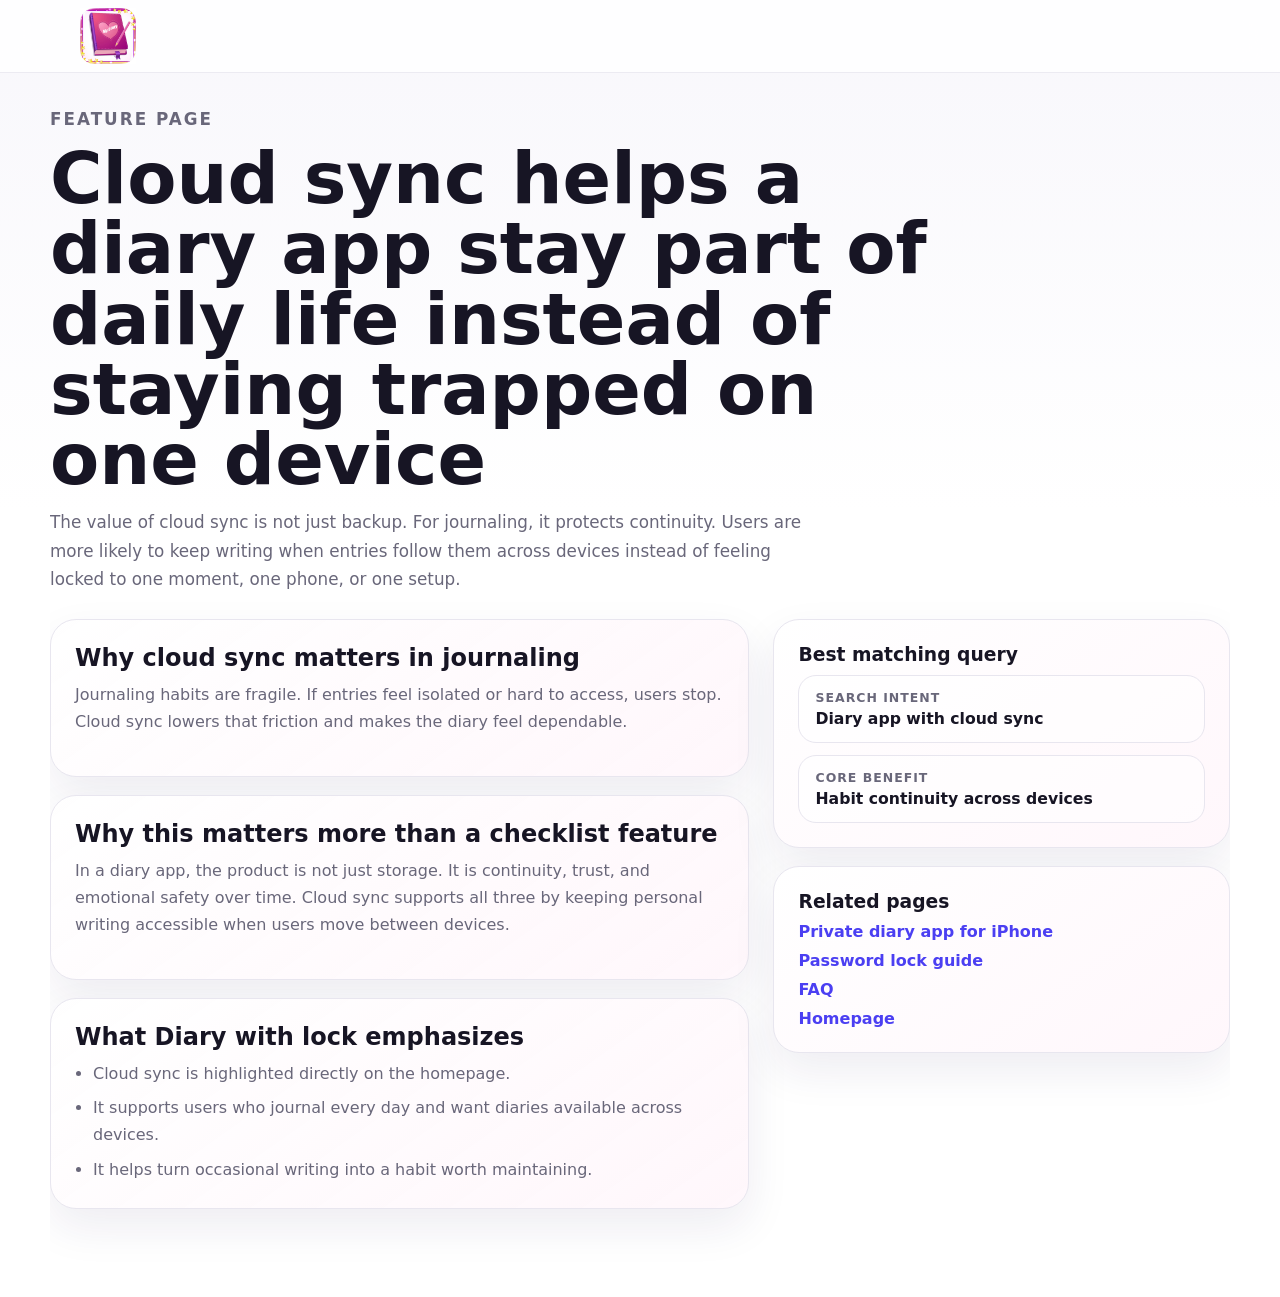
<file: cloud-sync-diary.html>
<!doctype html>
<html lang="en">
  <head>
    <meta charset="utf-8" />
    <meta name="viewport" content="width=device-width, initial-scale=1" />
    <meta
      name="description"
      content="Why cloud sync matters in a diary app and how Diary with lock helps users keep journaling across devices instead of losing momentum."
    />
    <meta name="theme-color" content="#ff3f87" />
    <meta name="robots" content="index, follow, max-image-preview:large, max-snippet:-1, max-video-preview:-1" />
    <meta property="og:type" content="article" />
    <meta property="og:site_name" content="Diary with lock" />
    <meta property="og:title" content="Diary App with Cloud Sync - Diary with lock" />
    <meta
      property="og:description"
      content="A guide to why cloud sync matters for long-term journaling and how Diary with lock keeps entries available across devices."
    />
    <meta property="og:url" content="https://www.diarywithlock.xyz/cloud-sync-diary" />
    <meta property="og:image" content="https://www.diarywithlock.xyz/assets/diarywithlock-share.png" />
    <meta name="twitter:card" content="summary_large_image" />
    <meta name="twitter:title" content="Diary App with Cloud Sync - Diary with lock" />
    <meta
      name="twitter:description"
      content="A guide to why cloud sync matters for long-term journaling and how Diary with lock keeps entries available across devices."
    />
    <meta name="twitter:image" content="https://www.diarywithlock.xyz/assets/diarywithlock-share.png" />
    <title>Diary App with Cloud Sync - Diary with lock</title>
    <link rel="canonical" href="https://www.diarywithlock.xyz/cloud-sync-diary" />
    <link rel="alternate" type="text/markdown" href="https://www.diarywithlock.xyz/llms.txt" title="LLMs.txt for Diary with lock" />
    <link rel="icon" type="image/png" sizes="64x64" href="assets/favicon.png" />
    <link rel="apple-touch-icon" sizes="180x180" href="assets/apple-touch-icon.png" />
    <link rel="manifest" href="site.webmanifest" />
    <link rel="stylesheet" href="styles.css" />
    <script type="application/ld+json">
      {
        "@context": "https://schema.org",
        "@type": "WebPage",
        "name": "Diary App with Cloud Sync - Diary with lock",
        "url": "https://www.diarywithlock.xyz/cloud-sync-diary",
        "about": {
          "@type": "SoftwareApplication",
          "name": "Diary with lock"
        },
        "description": "A feature page explaining the cloud sync value of Diary with lock."
      }
    </script>
  </head>
  <body>
    <header class="site-header">
      <nav class="nav" aria-label="Main navigation">
        <a class="brand" href="/" aria-label="Diary with lock home">
          <img src="assets/diary-icon.jpg" alt="Diary with lock" />
        </a>
      </nav>
    </header>

    <main class="info-page">
      <div class="info-page-header">
        <p class="eyebrow">Feature page</p>
        <h1>Cloud sync helps a diary app stay part of daily life instead of staying trapped on one device</h1>
        <p>
          The value of cloud sync is not just backup. For journaling, it protects continuity. Users are more likely to keep writing when entries follow them
          across devices instead of feeling locked to one moment, one phone, or one setup.
        </p>
      </div>

      <div class="info-page-grid">
        <div class="info-page-main">
          <section class="info-card">
            <h2>Why cloud sync matters in journaling</h2>
            <p>
              Journaling habits are fragile. If entries feel isolated or hard to access, users stop. Cloud sync lowers that friction and makes the diary feel dependable.
            </p>
          </section>

          <section class="info-card">
            <h2>Why this matters more than a checklist feature</h2>
            <p>
              In a diary app, the product is not just storage. It is continuity, trust, and emotional safety over time. Cloud sync supports all three by keeping personal writing
              accessible when users move between devices.
            </p>
          </section>

          <section class="info-card">
            <h2>What Diary with lock emphasizes</h2>
            <ul>
              <li>Cloud sync is highlighted directly on the homepage.</li>
              <li>It supports users who journal every day and want diaries available across devices.</li>
              <li>It helps turn occasional writing into a habit worth maintaining.</li>
            </ul>
          </section>
        </div>

        <aside class="info-page-aside">
          <section class="info-card">
            <h3>Best matching query</h3>
            <div class="facts-list">
              <div class="fact-row">
                <span class="fact-label">Search intent</span>
                <span class="fact-value">Diary app with cloud sync</span>
              </div>
              <div class="fact-row">
                <span class="fact-label">Core benefit</span>
                <span class="fact-value">Habit continuity across devices</span>
              </div>
            </div>
          </section>

          <section class="info-card">
            <h3>Related pages</h3>
            <div class="page-links">
              <a href="/private-diary-app-iphone">Private diary app for iPhone</a>
              <a href="/password-lock-diary">Password lock guide</a>
              <a href="/faq">FAQ</a>
              <a href="/">Homepage</a>
            </div>
          </section>
        </aside>
      </div>
    </main>
  </body>
</html>
</file>
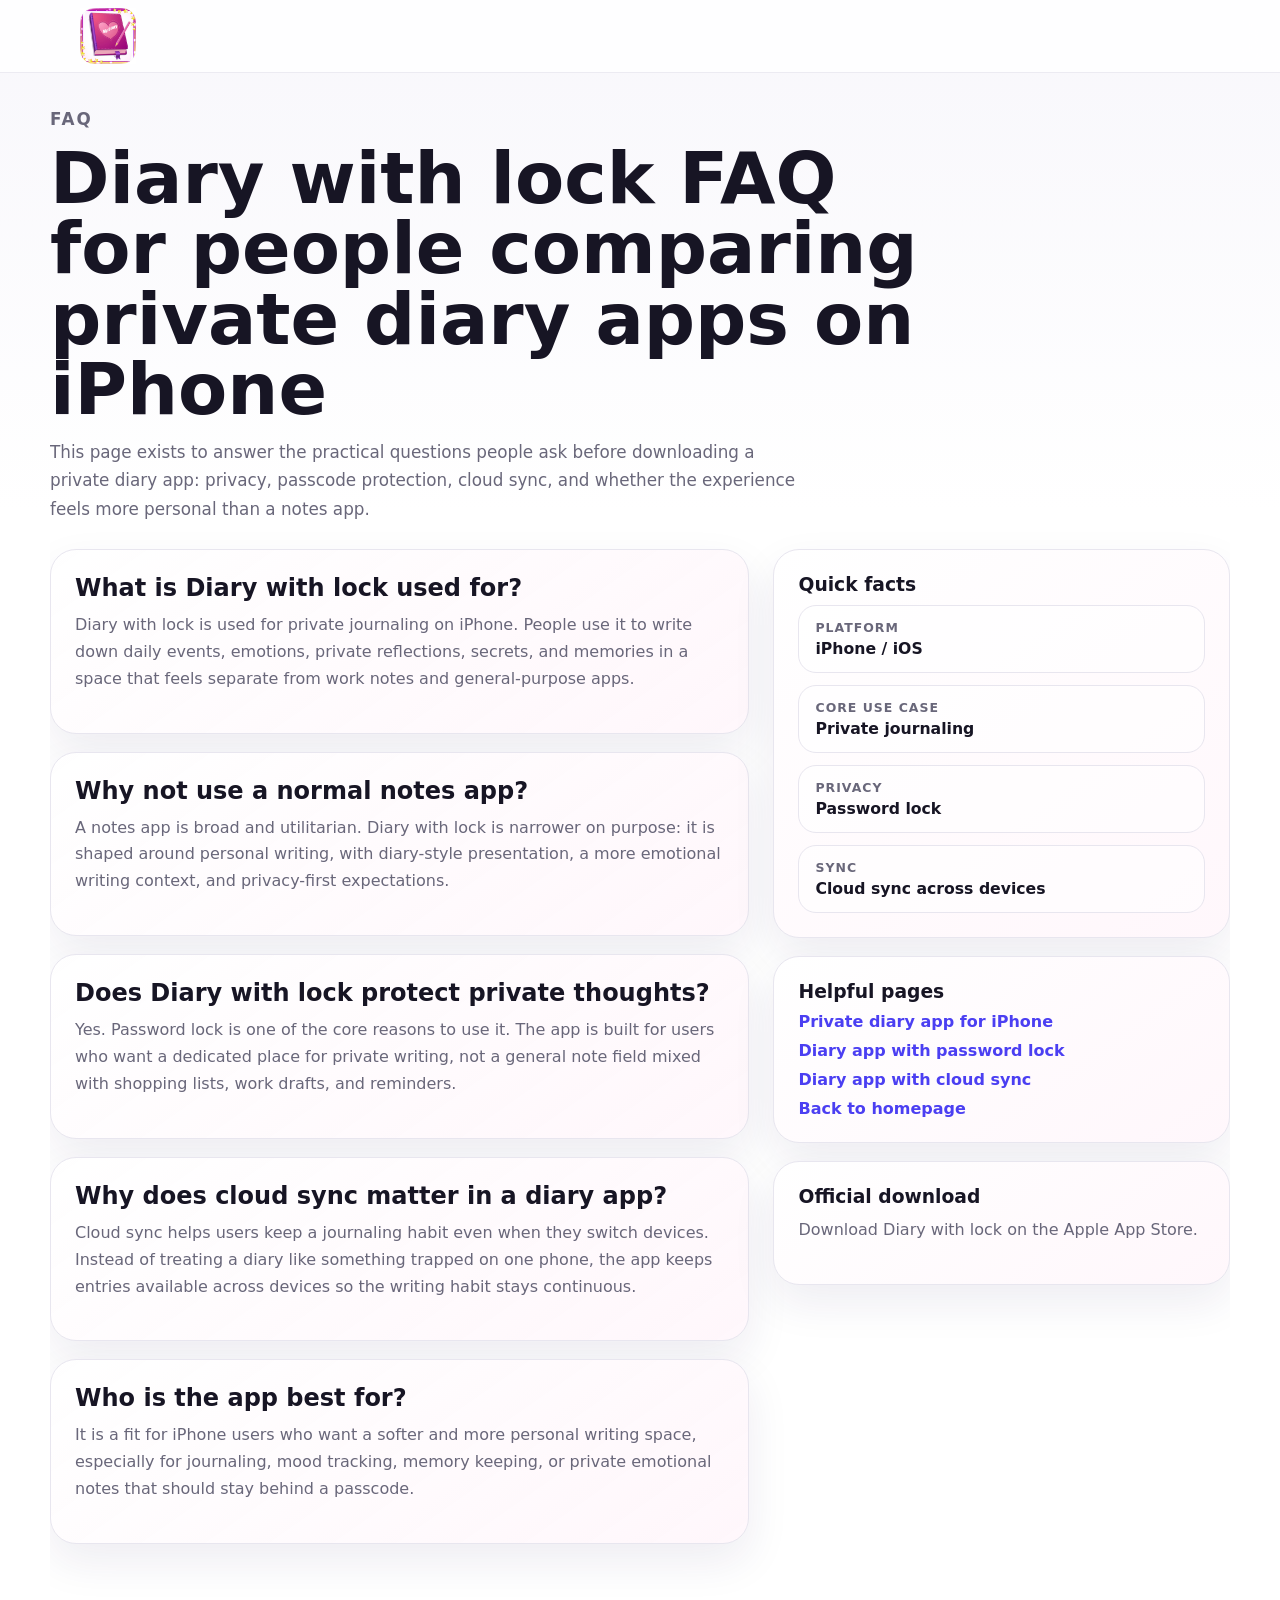
<file: faq.html>
<!doctype html>
<html lang="en">
  <head>
    <meta charset="utf-8" />
    <meta name="viewport" content="width=device-width, initial-scale=1" />
    <meta
      name="description"
      content="FAQ for Diary with lock covering private journaling, passcode protection, cloud sync, and why iPhone users choose it over a plain notes app."
    />
    <meta name="theme-color" content="#ff3f87" />
    <meta name="robots" content="index, follow, max-image-preview:large, max-snippet:-1, max-video-preview:-1" />
    <meta property="og:type" content="article" />
    <meta property="og:site_name" content="Diary with lock" />
    <meta property="og:title" content="Diary with lock FAQ - Private Diary App Answers" />
    <meta
      property="og:description"
      content="Answers about password lock, cloud sync, private journaling, and App Store download for Diary with lock."
    />
    <meta property="og:url" content="https://www.diarywithlock.xyz/faq" />
    <meta property="og:image" content="https://www.diarywithlock.xyz/assets/diarywithlock-share.png" />
    <meta name="twitter:card" content="summary_large_image" />
    <meta name="twitter:title" content="Diary with lock FAQ - Private Diary App Answers" />
    <meta
      name="twitter:description"
      content="Answers about password lock, cloud sync, private journaling, and App Store download for Diary with lock."
    />
    <meta name="twitter:image" content="https://www.diarywithlock.xyz/assets/diarywithlock-share.png" />
    <title>Diary with lock FAQ - Private Diary App Answers</title>
    <link rel="canonical" href="https://www.diarywithlock.xyz/faq" />
    <link rel="alternate" type="text/markdown" href="https://www.diarywithlock.xyz/llms.txt" title="LLMs.txt for Diary with lock" />
    <link rel="icon" type="image/png" sizes="64x64" href="assets/favicon.png" />
    <link rel="apple-touch-icon" sizes="180x180" href="assets/apple-touch-icon.png" />
    <link rel="manifest" href="site.webmanifest" />
    <link rel="stylesheet" href="styles.css" />
    <script type="application/ld+json">
      {
        "@context": "https://schema.org",
        "@type": "FAQPage",
        "mainEntity": [
          {
            "@type": "Question",
            "name": "What is Diary with lock used for?",
            "acceptedAnswer": {
              "@type": "Answer",
              "text": "Diary with lock is a private diary, journal, and notes app for iPhone. It is used for daily memories, emotions, secrets, mood notes, and personal writing."
            }
          },
          {
            "@type": "Question",
            "name": "Does Diary with lock have password protection?",
            "acceptedAnswer": {
              "@type": "Answer",
              "text": "Yes. Password lock is one of the main features of Diary with lock and helps separate private diary writing from regular notes."
            }
          },
          {
            "@type": "Question",
            "name": "Does Diary with lock support cloud sync?",
            "acceptedAnswer": {
              "@type": "Answer",
              "text": "Yes. Cloud sync is a highlighted feature and is meant to keep diaries available across devices."
            }
          },
          {
            "@type": "Question",
            "name": "Who should use Diary with lock?",
            "acceptedAnswer": {
              "@type": "Answer",
              "text": "It fits iPhone users who want a personal, private journaling space rather than a plain note-taking app."
            }
          },
          {
            "@type": "Question",
            "name": "Where can I download Diary with lock?",
            "acceptedAnswer": {
              "@type": "Answer",
              "text": "Diary with lock is available on the Apple App Store at https://apps.apple.com/us/app/diary-with-lock/id1347511716."
            }
          }
        ]
      }
    </script>
  </head>
  <body>
    <header class="site-header">
      <nav class="nav" aria-label="Main navigation">
        <a class="brand" href="/" aria-label="Diary with lock home">
          <img src="assets/diary-icon.jpg" alt="Diary with lock" />
        </a>
      </nav>
    </header>

    <main class="info-page">
      <div class="info-page-header">
        <p class="eyebrow">FAQ</p>
        <h1>Diary with lock FAQ for people comparing private diary apps on iPhone</h1>
        <p>
          This page exists to answer the practical questions people ask before downloading a private diary app:
          privacy, passcode protection, cloud sync, and whether the experience feels more personal than a notes app.
        </p>
      </div>

      <div class="info-page-grid">
        <div class="info-page-main">
          <section class="info-card">
            <h2>What is Diary with lock used for?</h2>
            <p>
              Diary with lock is used for private journaling on iPhone. People use it to write down daily events,
              emotions, private reflections, secrets, and memories in a space that feels separate from work notes and general-purpose apps.
            </p>
          </section>

          <section class="info-card">
            <h2>Why not use a normal notes app?</h2>
            <p>
              A notes app is broad and utilitarian. Diary with lock is narrower on purpose: it is shaped around personal writing,
              with diary-style presentation, a more emotional writing context, and privacy-first expectations.
            </p>
          </section>

          <section class="info-card">
            <h2>Does Diary with lock protect private thoughts?</h2>
            <p>
              Yes. Password lock is one of the core reasons to use it. The app is built for users who want a dedicated place for private writing,
              not a general note field mixed with shopping lists, work drafts, and reminders.
            </p>
          </section>

          <section class="info-card">
            <h2>Why does cloud sync matter in a diary app?</h2>
            <p>
              Cloud sync helps users keep a journaling habit even when they switch devices. Instead of treating a diary like something trapped on one phone,
              the app keeps entries available across devices so the writing habit stays continuous.
            </p>
          </section>

          <section class="info-card">
            <h2>Who is the app best for?</h2>
            <p>
              It is a fit for iPhone users who want a softer and more personal writing space, especially for journaling, mood tracking,
              memory keeping, or private emotional notes that should stay behind a passcode.
            </p>
          </section>
        </div>

        <aside class="info-page-aside">
          <section class="info-card">
            <h3>Quick facts</h3>
            <div class="facts-list">
              <div class="fact-row">
                <span class="fact-label">Platform</span>
                <span class="fact-value">iPhone / iOS</span>
              </div>
              <div class="fact-row">
                <span class="fact-label">Core use case</span>
                <span class="fact-value">Private journaling</span>
              </div>
              <div class="fact-row">
                <span class="fact-label">Privacy</span>
                <span class="fact-value">Password lock</span>
              </div>
              <div class="fact-row">
                <span class="fact-label">Sync</span>
                <span class="fact-value">Cloud sync across devices</span>
              </div>
            </div>
          </section>

          <section class="info-card">
            <h3>Helpful pages</h3>
            <div class="page-links">
              <a href="/private-diary-app-iphone">Private diary app for iPhone</a>
              <a href="/password-lock-diary">Diary app with password lock</a>
              <a href="/cloud-sync-diary">Diary app with cloud sync</a>
              <a href="/">Back to homepage</a>
            </div>
          </section>

          <section class="info-card">
            <h3>Official download</h3>
            <p>
              Download Diary with lock on the
              <a href="https://apps.apple.com/us/app/diary-with-lock/id1347511716" target="_blank" rel="noopener">Apple App Store</a>.
            </p>
          </section>
        </aside>
      </div>
    </main>
  </body>
</html>
</file>
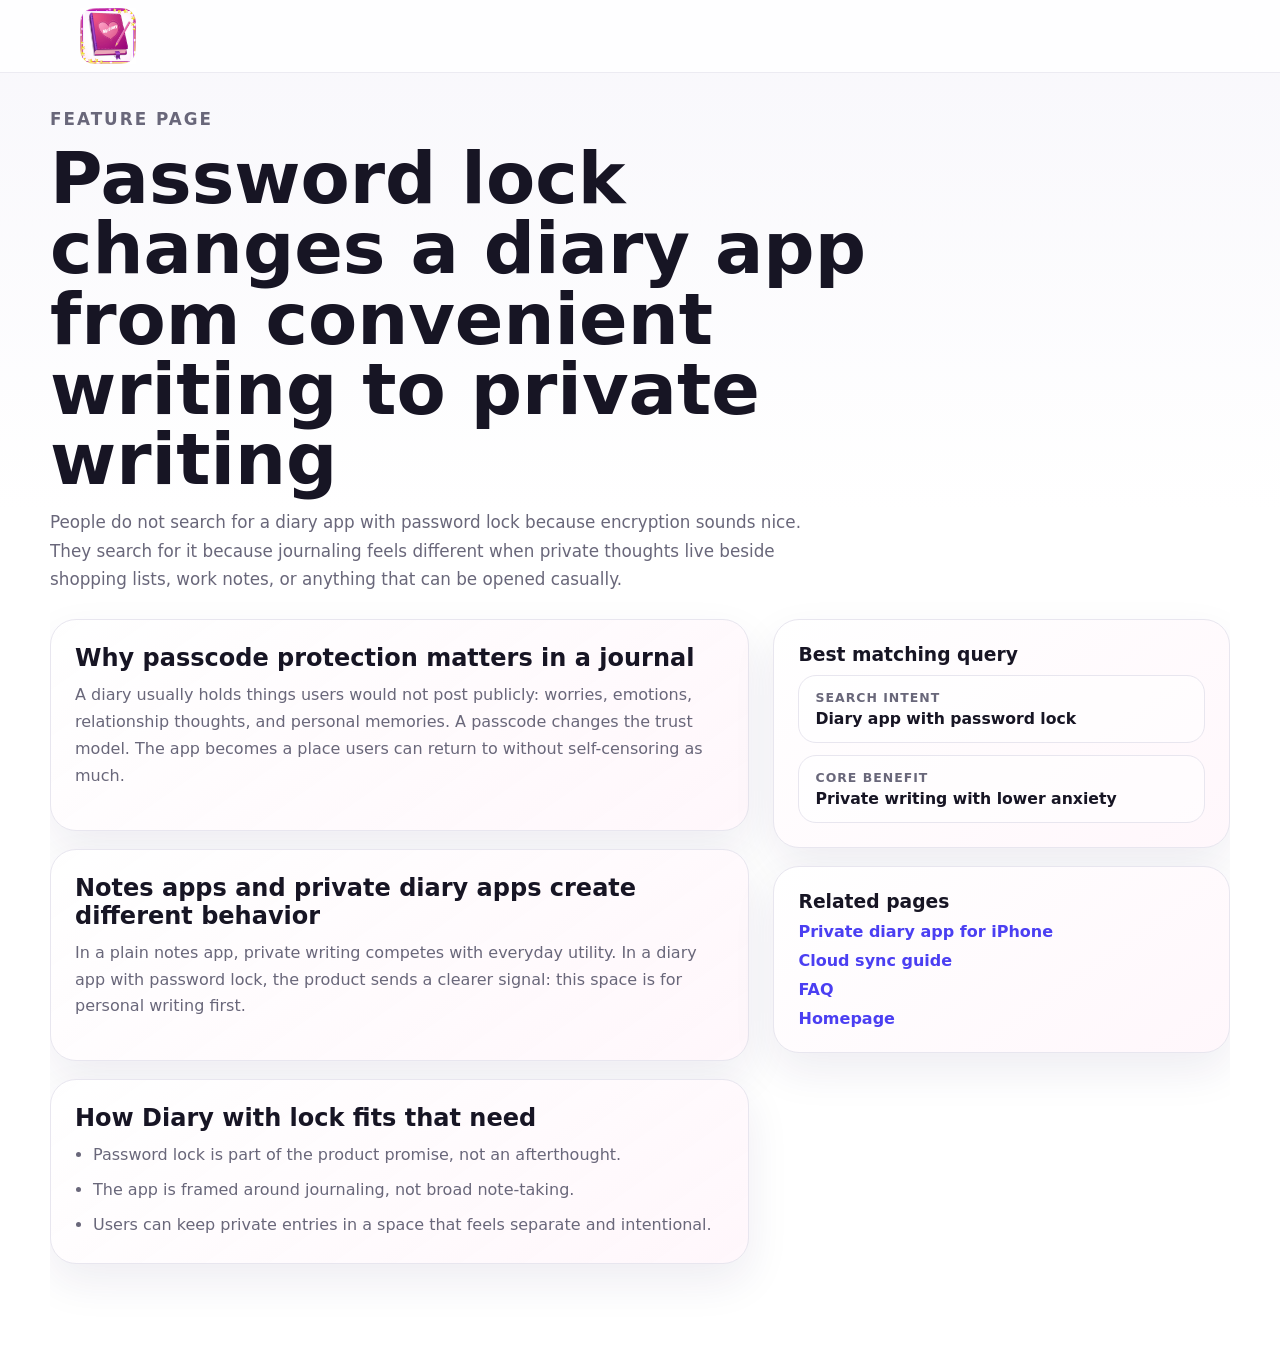
<file: password-lock-diary.html>
<!doctype html>
<html lang="en">
  <head>
    <meta charset="utf-8" />
    <meta name="viewport" content="width=device-width, initial-scale=1" />
    <meta
      name="description"
      content="Why password lock matters in a diary app and how Diary with lock gives iPhone users a more private journaling space than a plain notes app."
    />
    <meta name="theme-color" content="#ff3f87" />
    <meta name="robots" content="index, follow, max-image-preview:large, max-snippet:-1, max-video-preview:-1" />
    <meta property="og:type" content="article" />
    <meta property="og:site_name" content="Diary with lock" />
    <meta property="og:title" content="Diary App with Password Lock - Diary with lock" />
    <meta
      property="og:description"
      content="A guide to why password protection matters for journaling and how Diary with lock keeps private thoughts separate from everyday notes."
    />
    <meta property="og:url" content="https://www.diarywithlock.xyz/password-lock-diary" />
    <meta property="og:image" content="https://www.diarywithlock.xyz/assets/diarywithlock-share.png" />
    <meta name="twitter:card" content="summary_large_image" />
    <meta name="twitter:title" content="Diary App with Password Lock - Diary with lock" />
    <meta
      name="twitter:description"
      content="A guide to why password protection matters for journaling and how Diary with lock keeps private thoughts separate from everyday notes."
    />
    <meta name="twitter:image" content="https://www.diarywithlock.xyz/assets/diarywithlock-share.png" />
    <title>Diary App with Password Lock - Diary with lock</title>
    <link rel="canonical" href="https://www.diarywithlock.xyz/password-lock-diary" />
    <link rel="alternate" type="text/markdown" href="https://www.diarywithlock.xyz/llms.txt" title="LLMs.txt for Diary with lock" />
    <link rel="icon" type="image/png" sizes="64x64" href="assets/favicon.png" />
    <link rel="apple-touch-icon" sizes="180x180" href="assets/apple-touch-icon.png" />
    <link rel="manifest" href="site.webmanifest" />
    <link rel="stylesheet" href="styles.css" />
    <script type="application/ld+json">
      {
        "@context": "https://schema.org",
        "@type": "WebPage",
        "name": "Diary App with Password Lock - Diary with lock",
        "url": "https://www.diarywithlock.xyz/password-lock-diary",
        "about": {
          "@type": "SoftwareApplication",
          "name": "Diary with lock"
        },
        "description": "A feature page explaining the password lock value of Diary with lock."
      }
    </script>
  </head>
  <body>
    <header class="site-header">
      <nav class="nav" aria-label="Main navigation">
        <a class="brand" href="/" aria-label="Diary with lock home">
          <img src="assets/diary-icon.jpg" alt="Diary with lock" />
        </a>
      </nav>
    </header>

    <main class="info-page">
      <div class="info-page-header">
        <p class="eyebrow">Feature page</p>
        <h1>Password lock changes a diary app from convenient writing to private writing</h1>
        <p>
          People do not search for a diary app with password lock because encryption sounds nice. They search for it because journaling feels different
          when private thoughts live beside shopping lists, work notes, or anything that can be opened casually.
        </p>
      </div>

      <div class="info-page-grid">
        <div class="info-page-main">
          <section class="info-card">
            <h2>Why passcode protection matters in a journal</h2>
            <p>
              A diary usually holds things users would not post publicly: worries, emotions, relationship thoughts, and personal memories.
              A passcode changes the trust model. The app becomes a place users can return to without self-censoring as much.
            </p>
          </section>

          <section class="info-card">
            <h2>Notes apps and private diary apps create different behavior</h2>
            <p>
              In a plain notes app, private writing competes with everyday utility. In a diary app with password lock, the product sends a clearer signal:
              this space is for personal writing first.
            </p>
          </section>

          <section class="info-card">
            <h2>How Diary with lock fits that need</h2>
            <ul>
              <li>Password lock is part of the product promise, not an afterthought.</li>
              <li>The app is framed around journaling, not broad note-taking.</li>
              <li>Users can keep private entries in a space that feels separate and intentional.</li>
            </ul>
          </section>
        </div>

        <aside class="info-page-aside">
          <section class="info-card">
            <h3>Best matching query</h3>
            <div class="facts-list">
              <div class="fact-row">
                <span class="fact-label">Search intent</span>
                <span class="fact-value">Diary app with password lock</span>
              </div>
              <div class="fact-row">
                <span class="fact-label">Core benefit</span>
                <span class="fact-value">Private writing with lower anxiety</span>
              </div>
            </div>
          </section>

          <section class="info-card">
            <h3>Related pages</h3>
            <div class="page-links">
              <a href="/private-diary-app-iphone">Private diary app for iPhone</a>
              <a href="/cloud-sync-diary">Cloud sync guide</a>
              <a href="/faq">FAQ</a>
              <a href="/">Homepage</a>
            </div>
          </section>
        </aside>
      </div>
    </main>
  </body>
</html>
</file>
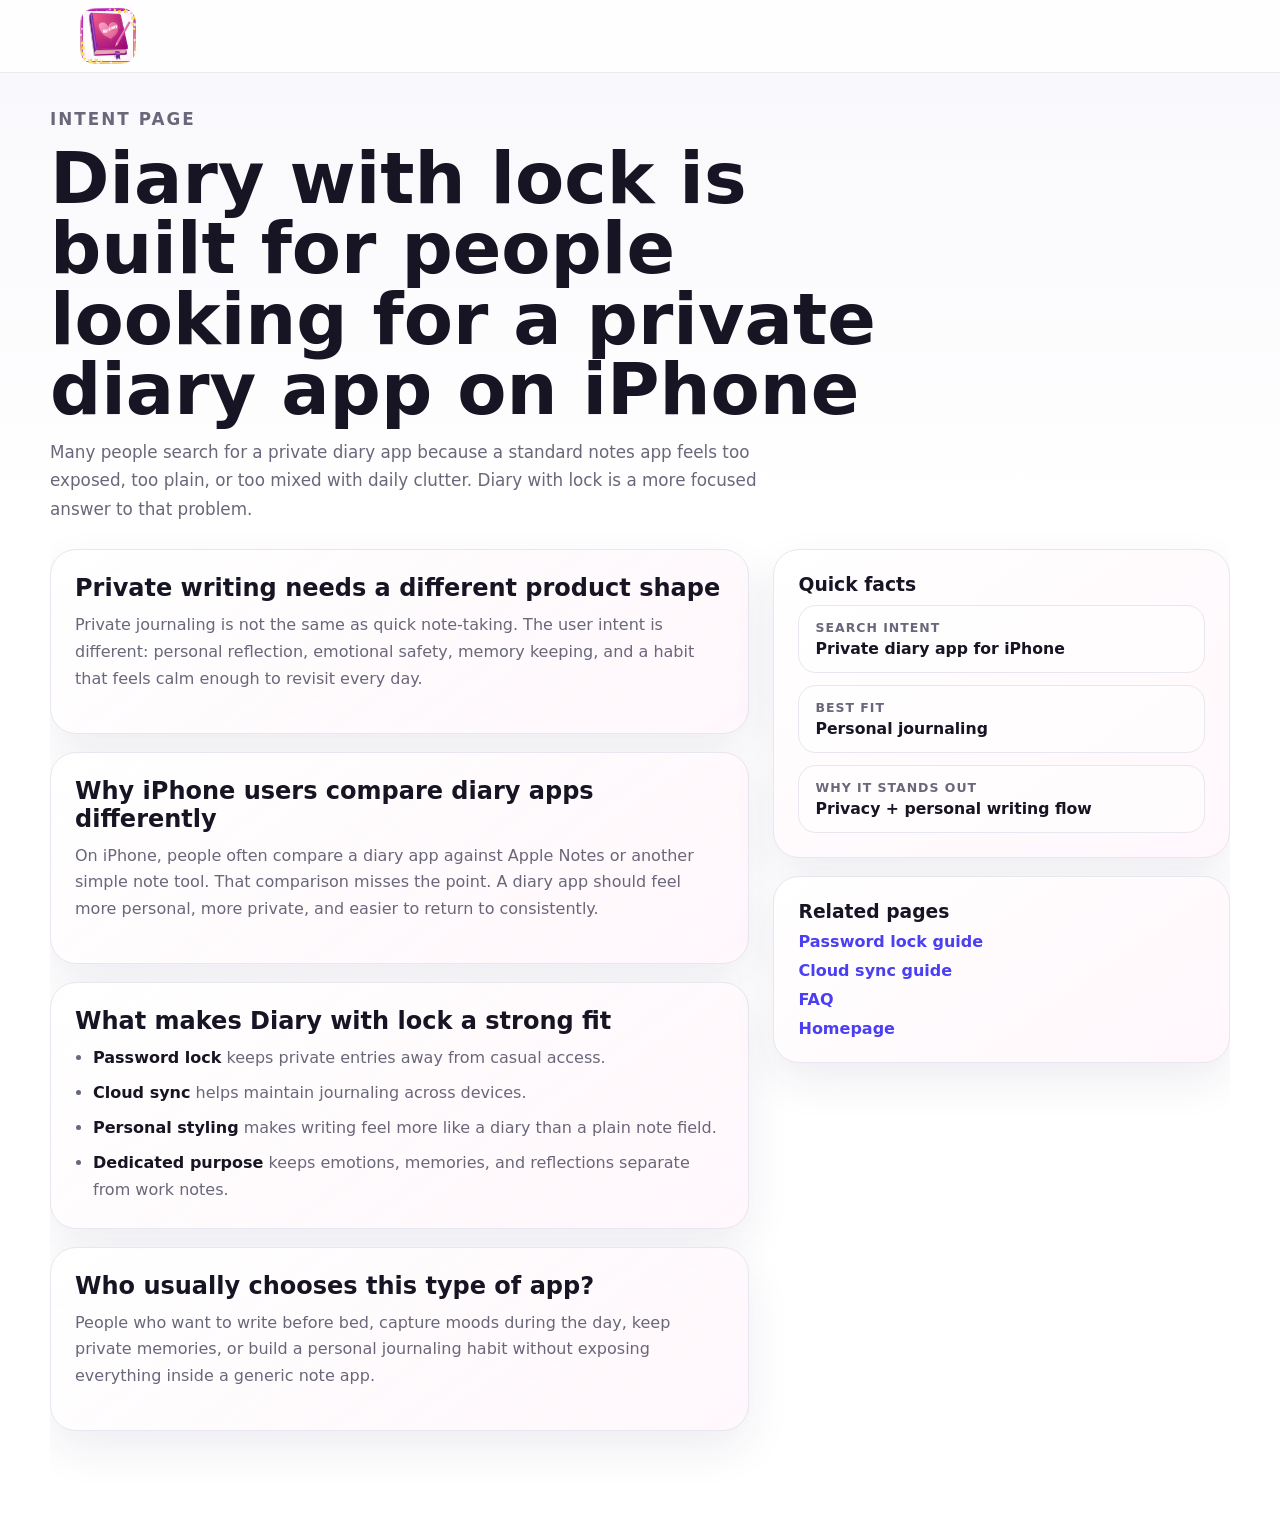
<file: private-diary-app-iphone.html>
<!doctype html>
<html lang="en">
  <head>
    <meta charset="utf-8" />
    <meta name="viewport" content="width=device-width, initial-scale=1" />
    <meta
      name="description"
      content="Why Diary with lock is a strong private diary app for iPhone, with passcode protection, cloud sync, and a more personal writing experience than plain notes."
    />
    <meta name="theme-color" content="#ff3f87" />
    <meta name="robots" content="index, follow, max-image-preview:large, max-snippet:-1, max-video-preview:-1" />
    <meta property="og:type" content="article" />
    <meta property="og:site_name" content="Diary with lock" />
    <meta property="og:title" content="Private Diary App for iPhone - Diary with lock" />
    <meta
      property="og:description"
      content="Diary with lock gives iPhone users a private journal with password lock, cloud sync, and a softer writing experience than a standard notes app."
    />
    <meta property="og:url" content="https://www.diarywithlock.xyz/private-diary-app-iphone" />
    <meta property="og:image" content="https://www.diarywithlock.xyz/assets/diarywithlock-share.png" />
    <meta name="twitter:card" content="summary_large_image" />
    <meta name="twitter:title" content="Private Diary App for iPhone - Diary with lock" />
    <meta
      name="twitter:description"
      content="Diary with lock gives iPhone users a private journal with password lock, cloud sync, and a softer writing experience than a standard notes app."
    />
    <meta name="twitter:image" content="https://www.diarywithlock.xyz/assets/diarywithlock-share.png" />
    <title>Private Diary App for iPhone - Diary with lock</title>
    <link rel="canonical" href="https://www.diarywithlock.xyz/private-diary-app-iphone" />
    <link rel="alternate" type="text/markdown" href="https://www.diarywithlock.xyz/llms.txt" title="LLMs.txt for Diary with lock" />
    <link rel="icon" type="image/png" sizes="64x64" href="assets/favicon.png" />
    <link rel="apple-touch-icon" sizes="180x180" href="assets/apple-touch-icon.png" />
    <link rel="manifest" href="site.webmanifest" />
    <link rel="stylesheet" href="styles.css" />
    <script type="application/ld+json">
      {
        "@context": "https://schema.org",
        "@type": "WebPage",
        "name": "Private Diary App for iPhone - Diary with lock",
        "url": "https://www.diarywithlock.xyz/private-diary-app-iphone",
        "about": {
          "@type": "SoftwareApplication",
          "name": "Diary with lock"
        },
        "description": "A feature page explaining why Diary with lock works well as a private diary app for iPhone."
      }
    </script>
  </head>
  <body>
    <header class="site-header">
      <nav class="nav" aria-label="Main navigation">
        <a class="brand" href="/" aria-label="Diary with lock home">
          <img src="assets/diary-icon.jpg" alt="Diary with lock" />
        </a>
      </nav>
    </header>

    <main class="info-page">
      <div class="info-page-header">
        <p class="eyebrow">Intent page</p>
        <h1>Diary with lock is built for people looking for a private diary app on iPhone</h1>
        <p>
          Many people search for a private diary app because a standard notes app feels too exposed, too plain, or too mixed with daily clutter.
          Diary with lock is a more focused answer to that problem.
        </p>
      </div>

      <div class="info-page-grid">
        <div class="info-page-main">
          <section class="info-card">
            <h2>Private writing needs a different product shape</h2>
            <p>
              Private journaling is not the same as quick note-taking. The user intent is different: personal reflection, emotional safety,
              memory keeping, and a habit that feels calm enough to revisit every day.
            </p>
          </section>

          <section class="info-card">
            <h2>Why iPhone users compare diary apps differently</h2>
            <p>
              On iPhone, people often compare a diary app against Apple Notes or another simple note tool. That comparison misses the point.
              A diary app should feel more personal, more private, and easier to return to consistently.
            </p>
          </section>

          <section class="info-card">
            <h2>What makes Diary with lock a strong fit</h2>
            <ul>
              <li><strong>Password lock</strong> keeps private entries away from casual access.</li>
              <li><strong>Cloud sync</strong> helps maintain journaling across devices.</li>
              <li><strong>Personal styling</strong> makes writing feel more like a diary than a plain note field.</li>
              <li><strong>Dedicated purpose</strong> keeps emotions, memories, and reflections separate from work notes.</li>
            </ul>
          </section>

          <section class="info-card">
            <h2>Who usually chooses this type of app?</h2>
            <p>
              People who want to write before bed, capture moods during the day, keep private memories, or build a personal journaling habit
              without exposing everything inside a generic note app.
            </p>
          </section>
        </div>

        <aside class="info-page-aside">
          <section class="info-card">
            <h3>Quick facts</h3>
            <div class="facts-list">
              <div class="fact-row">
                <span class="fact-label">Search intent</span>
                <span class="fact-value">Private diary app for iPhone</span>
              </div>
              <div class="fact-row">
                <span class="fact-label">Best fit</span>
                <span class="fact-value">Personal journaling</span>
              </div>
              <div class="fact-row">
                <span class="fact-label">Why it stands out</span>
                <span class="fact-value">Privacy + personal writing flow</span>
              </div>
            </div>
          </section>

          <section class="info-card">
            <h3>Related pages</h3>
            <div class="page-links">
              <a href="/password-lock-diary">Password lock guide</a>
              <a href="/cloud-sync-diary">Cloud sync guide</a>
              <a href="/faq">FAQ</a>
              <a href="/">Homepage</a>
            </div>
          </section>
        </aside>
      </div>
    </main>
  </body>
</html>
</file>
<file: styles.css>
:root {
  --ink: #171524;
  --muted: #69677a;
  --line: #e8e6ef;
  --paper: #ffffff;
  --soft: #f7f6fb;
  --header: rgba(255, 255, 255, 0.84);
  --header-line: rgba(232, 230, 239, 0.8);
  --card: #ffffff;
  --card-soft: rgba(255, 255, 255, 0.74);
  --bubble-sheen: rgba(255, 255, 255, 0.95);
  --bubble-sheen-fade: rgba(255, 255, 255, 0);
  --bubble-start: rgba(255, 255, 255, 0.96);
  --bubble-end: rgba(255, 246, 251, 0.9);
  --panel-start: rgba(255, 255, 255, 0.94);
  --panel-end: rgba(255, 246, 251, 0.86);
  --hero-wash: rgba(247, 246, 251, 0.9);
  --hero-wash-clear: rgba(255, 255, 255, 0);
  --shot-frame: #1f1b2e;
  --button-dark: #171524;
  --indigo: #4b3ff2;
  --teal: #00a99d;
  --coral: #ff6b5f;
  --gold: #f3b43f;
  --shadow: 0 24px 70px rgba(37, 31, 84, 0.14);
}

:root[data-theme="dark"] {
  color-scheme: dark;
  --ink: #f6f3ff;
  --muted: #c4bfd6;
  --line: rgba(255, 255, 255, 0.14);
  --paper: #171524;
  --soft: #242036;
  --header: rgba(23, 21, 36, 0.84);
  --header-line: rgba(255, 255, 255, 0.12);
  --card: #211d32;
  --card-soft: rgba(33, 29, 50, 0.78);
  --bubble-sheen: rgba(255, 255, 255, 0.13);
  --bubble-sheen-fade: rgba(255, 255, 255, 0);
  --bubble-start: rgba(37, 32, 57, 0.96);
  --bubble-end: rgba(30, 26, 47, 0.9);
  --panel-start: rgba(37, 32, 57, 0.94);
  --panel-end: rgba(30, 26, 47, 0.9);
  --hero-wash: rgba(43, 38, 67, 0.86);
  --hero-wash-clear: rgba(23, 21, 36, 0);
  --shot-frame: #0f0d18;
  --button-dark: #ff3f87;
  --shadow: 0 24px 70px rgba(0, 0, 0, 0.34);
}

* {
  box-sizing: border-box;
}

html {
  scroll-behavior: smooth;
}

body {
  margin: 0;
  font-family: Inter, system-ui, -apple-system, BlinkMacSystemFont, "Segoe UI", sans-serif;
  color: var(--ink);
  background:
    linear-gradient(180deg, var(--hero-wash) 0%, var(--hero-wash-clear) 32rem),
    var(--paper);
  transition: color 180ms ease, background 180ms ease;
}

html[dir="rtl"] body {
  direction: rtl;
}

a {
  color: inherit;
  text-decoration: none;
}

.site-header {
  position: sticky;
  top: 0;
  z-index: 10;
  background: var(--header);
  border-bottom: 1px solid var(--header-line);
  backdrop-filter: blur(18px);
}

.nav {
  width: min(1120px, calc(100% - 40px));
  min-height: 92px;
  margin: 0 auto;
  display: flex;
  align-items: center;
  justify-content: space-between;
  gap: 24px;
}

.header-actions {
  display: flex;
  align-items: center;
  gap: 12px;
}

.language-switcher {
  display: inline-flex;
  align-items: center;
  gap: 10px;
  min-height: 42px;
  padding: 0 12px;
  border: 1px solid var(--line);
  border-radius: 999px;
  background: var(--card);
  box-shadow: 0 12px 28px rgba(37, 31, 84, 0.08);
}

.language-switcher-label {
  color: var(--muted);
  font-size: 0.8rem;
  font-weight: 800;
}

.language-switcher select {
  border: 0;
  outline: 0;
  background: transparent;
  color: var(--ink);
  font: inherit;
  font-size: 0.9rem;
  font-weight: 700;
  cursor: pointer;
}

.brand,
.hero-actions,
.rating-row,
.meta-row,
.app-card-top,
.download-band {
  display: flex;
  align-items: center;
}

.brand {
  display: inline-flex;
  font-weight: 800;
  letter-spacing: 0;
}

.brand img {
  display: block;
  width: auto;
  height: 74px;
  object-fit: contain;
}

.theme-toggle {
  display: inline-flex;
  align-items: center;
  gap: 9px;
  min-height: 42px;
  padding: 0 13px;
  color: var(--ink);
  border: 1px solid var(--line);
  border-radius: 999px;
  background: var(--card);
  box-shadow: 0 12px 28px rgba(37, 31, 84, 0.08);
  cursor: pointer;
  font: inherit;
  font-size: 0.86rem;
  font-weight: 800;
  transition: transform 180ms ease, border-color 180ms ease, background 180ms ease;
}

html[dir="rtl"] .header-actions,
html[dir="rtl"] .language-switcher,
html[dir="rtl"] .theme-toggle,
html[dir="rtl"] .promo-overlay,
html[dir="rtl"] .apps-title-row,
html[dir="rtl"] .review-head {
  direction: rtl;
}

html[dir="rtl"] .review-stars {
  letter-spacing: 0.04em;
}

.theme-toggle:hover {
  transform: translateY(-1px);
}

.theme-toggle-icon {
  position: relative;
  width: 18px;
  height: 18px;
  border-radius: 50%;
  background: var(--ink);
  box-shadow: inset -6px -5px 0 var(--card);
}

:root[data-theme="dark"] .theme-toggle-icon {
  background: #ffd166;
  box-shadow: 0 0 0 4px rgba(255, 209, 102, 0.14);
}

@media (max-width: 900px) {
  .nav {
    align-items: flex-start;
    flex-direction: column;
    gap: 12px;
    padding: 14px 0;
  }

  .header-actions {
    width: 100%;
    justify-content: space-between;
    flex-wrap: wrap;
  }

  .language-switcher {
    flex: 1 1 220px;
    justify-content: space-between;
  }
}

main {
  overflow: hidden;
}

.hero {
  width: min(1120px, calc(100% - 40px));
  min-height: calc(100vh - 76px);
  margin: 0 auto;
  padding: 72px 0 54px;
  display: grid;
  grid-template-columns: minmax(0, 1fr) minmax(380px, 0.9fr);
  align-items: center;
  gap: 56px;
}

.eyebrow {
  margin: 0 0 14px;
  color: var(--teal);
  font-size: 0.78rem;
  font-weight: 800;
  letter-spacing: 0.12em;
  text-transform: uppercase;
}

h1,
h2,
h3,
p {
  margin-top: 0;
}

h1 {
  max-width: 760px;
  margin-bottom: 22px;
  font-size: clamp(3rem, 7vw, 5.7rem);
  line-height: 0.96;
  letter-spacing: 0;
}

.hero-title {
  position: relative;
  width: fit-content;
}

.hero-title::after {
  content: "";
  position: absolute;
  left: 0.02em;
  bottom: -0.13em;
  width: min(7.1em, 92%);
  height: 0.16em;
  border-radius: 999px;
  background: linear-gradient(90deg, #ff3f87, rgba(255, 107, 95, 0.82), rgba(255, 209, 102, 0.66));
  box-shadow: 0 14px 30px rgba(255, 63, 135, 0.22);
}

.product-accent {
  color: #ff3f87;
}

.hero-lede {
  max-width: 620px;
  color: var(--muted);
  font-size: 1.16rem;
  line-height: 1.75;
}

.hero-actions {
  flex-wrap: wrap;
  gap: 14px;
  margin-top: 32px;
}

.hero-actions .button {
  min-width: 190px;
}

.share-button {
  gap: 8px;
}

.share-button::before {
  content: "";
  width: 16px;
  height: 16px;
  flex: 0 0 auto;
  background-repeat: no-repeat;
  background-position: center;
  background-size: 16px 16px;
  background-image: url("data:image/svg+xml,%3Csvg xmlns='http://www.w3.org/2000/svg' viewBox='0 0 24 24' fill='none' stroke='%23171524' stroke-width='2.1' stroke-linecap='round' stroke-linejoin='round'%3E%3Cpath d='M12 3v12'/%3E%3Cpath d='m7 8 5-5 5 5'/%3E%3Crect x='4' y='11' width='16' height='10' rx='2.4'/%3E%3C/svg%3E");
}

:root[data-theme="dark"] .share-button::before {
  background-image: url("data:image/svg+xml,%3Csvg xmlns='http://www.w3.org/2000/svg' viewBox='0 0 24 24' fill='none' stroke='%23f6f3ff' stroke-width='2.1' stroke-linecap='round' stroke-linejoin='round'%3E%3Cpath d='M12 3v12'/%3E%3Cpath d='m7 8 5-5 5 5'/%3E%3Crect x='4' y='11' width='16' height='10' rx='2.4'/%3E%3C/svg%3E");
}

.share-button-label {
  display: inline-block;
}

.share-button-hero {
  min-width: 148px;
  color: #171524;
  border-color: rgba(255, 209, 102, 0.78);
  background: linear-gradient(135deg, #ffd166, #ff9f68);
  box-shadow: 0 16px 34px rgba(255, 159, 104, 0.22);
}

.share-button-hero::before {
  background-image: url("data:image/svg+xml,%3Csvg xmlns='http://www.w3.org/2000/svg' viewBox='0 0 24 24' fill='none' stroke='%23171524' stroke-width='2.1' stroke-linecap='round' stroke-linejoin='round'%3E%3Cpath d='M12 3v12'/%3E%3Cpath d='m7 8 5-5 5 5'/%3E%3Crect x='4' y='11' width='16' height='10' rx='2.4'/%3E%3C/svg%3E");
}

.button,
.download-link {
  display: inline-flex;
  align-items: center;
  justify-content: center;
  min-height: 50px;
  border-radius: 14px;
  font-weight: 800;
  transition: transform 180ms ease, box-shadow 180ms ease, background 180ms ease;
}

.button {
  padding: 0 22px;
}

.attention-cta,
.promo-overlay-cta {
  position: relative;
  border: 2px solid rgba(255, 255, 255, 0.88);
  box-shadow:
    0 16px 36px rgba(75, 63, 242, 0.28),
    0 0 0 0 rgba(255, 63, 135, 0.34);
  will-change: transform, box-shadow;
  animation: cta-float 3.8s cubic-bezier(0.22, 0.61, 0.36, 1) infinite,
    cta-pulse 3.8s cubic-bezier(0.22, 0.61, 0.36, 1) infinite;
}

.attention-cta::after,
.promo-overlay-cta::after {
  content: "";
  position: absolute;
  inset: -7px;
  border: 1px solid rgba(255, 63, 135, 0.28);
  border-radius: 20px;
  opacity: 0;
  animation: cta-ring 3.8s cubic-bezier(0.22, 0.61, 0.36, 1) infinite;
}

.button:hover,
.download-link:hover {
  transform: translateY(-2px);
}

.primary {
  color: #fff;
  background: var(--indigo);
  box-shadow: 0 16px 36px rgba(75, 63, 242, 0.28);
}

.secondary {
  color: var(--ink);
  background: var(--card);
  border: 1px solid var(--line);
}

.studio-stats {
  display: grid;
  grid-template-columns: repeat(3, minmax(0, 1fr));
  gap: 14px;
  max-width: 540px;
  margin: 44px 0 0;
}

.studio-stats div {
  padding: 18px;
  border: 1px solid var(--line);
  border-radius: 18px;
  background: var(--card-soft);
}

.studio-stats dt {
  font-size: 1.5rem;
  font-weight: 800;
}

.studio-stats dd {
  margin: 4px 0 0;
  color: var(--muted);
  font-size: 0.88rem;
  font-weight: 600;
}

.hero-visual {
  position: relative;
  min-height: 590px;
  display: grid;
  place-items: center;
}

.spotlight-card {
  position: absolute;
  left: 0;
  top: 78px;
  z-index: 2;
  width: min(310px, 72%);
  padding: 28px;
  border: 1px solid var(--line);
  border-radius: 22px;
  background: var(--card-soft);
  box-shadow: var(--shadow);
  backdrop-filter: blur(20px);
}

.spotlight-label {
  width: fit-content;
  margin-bottom: 18px;
  padding: 7px 10px;
  color: #fff;
  border-radius: 999px;
  background: var(--coral);
  font-size: 0.74rem;
  font-weight: 800;
  text-transform: uppercase;
}

.spotlight-card h2 {
  margin-bottom: 10px;
  font-size: 2rem;
  line-height: 1.05;
}

.spotlight-card p,
.section-heading p,
.feature-grid p,
.takeaway {
  color: var(--muted);
  line-height: 1.65;
}

.rating-row,
.meta-row {
  flex-wrap: wrap;
  gap: 8px;
}

.rating-row {
  margin-top: 18px;
}

.rating-row span,
.meta-row span {
  padding: 8px 10px;
  color: #4b485f;
  border-radius: 999px;
  background: var(--soft);
  font-size: 0.78rem;
  font-weight: 800;
}

.release-note {
  display: grid;
  grid-template-columns: auto 1fr;
  gap: 10px;
  margin-top: 18px;
  padding: 12px;
  border: 1px solid rgba(0, 169, 157, 0.18);
  border-radius: 16px;
  background: rgba(0, 169, 157, 0.08);
}

.release-note span {
  align-self: start;
  padding: 5px 8px;
  color: #fff;
  border-radius: 999px;
  background: var(--teal);
  font-size: 0.72rem;
  font-weight: 800;
  text-transform: uppercase;
}

.release-note p {
  margin: 0;
  color: var(--ink);
  font-size: 0.86rem;
  font-weight: 700;
  line-height: 1.45;
}

.screenshot-stage {
  position: relative;
  width: min(430px, 86vw);
  height: 590px;
  margin-left: auto;
}

.screen-shot {
  position: absolute;
  margin: 0;
  overflow: hidden;
  border: 10px solid var(--shot-frame);
  border-radius: 42px;
  background: var(--shot-frame);
  box-shadow: 0 36px 80px rgba(29, 25, 52, 0.24);
}

.screen-shot img,
.screenshot-gallery img,
.real-app-icon {
  display: block;
  width: 100%;
  height: 100%;
  object-fit: cover;
}

.shot-primary {
  right: 8px;
  top: 16px;
  z-index: 1;
  width: 286px;
  aspect-ratio: 600 / 1300;
  transform: rotate(4deg);
}

.shot-secondary {
  left: 8px;
  bottom: 0;
  width: 220px;
  aspect-ratio: 600 / 1300;
  opacity: 0.72;
  transform: rotate(-8deg);
}

.hero-app-icon {
  position: absolute;
  right: 270px;
  top: 70px;
  z-index: 3;
  width: 92px;
  height: 92px;
  border: 6px solid #fff;
  border-radius: 25px;
  box-shadow: 0 22px 48px rgba(255, 107, 95, 0.34);
}

.app-icon {
  position: relative;
  flex: 0 0 auto;
  display: grid;
  place-items: center;
  width: 64px;
  height: 64px;
  border-radius: 18px;
  overflow: hidden;
  box-shadow: 0 15px 30px rgba(42, 38, 70, 0.16);
}

.real-card-icon {
  object-fit: cover;
}

.large-icon {
  width: 86px;
  height: 86px;
  margin: 0 auto 22px;
  border-radius: 25px;
}

.diary-icon {
  background: linear-gradient(135deg, #ff7a70, #ffd166);
}

.diary-icon span {
  width: 31%;
  height: 42%;
  border: 3px solid #fff;
  border-radius: 6px;
}

.diary-icon::after {
  content: "";
  position: absolute;
  width: 20%;
  height: 16%;
  top: 29%;
  border: 3px solid #fff;
  border-bottom: 0;
  border-radius: 10px 10px 0 0;
}

.kpop-icon {
  background: linear-gradient(135deg, #4b3ff2, #ff4fa3 52%, #00a99d);
}

.kpop-icon span {
  width: 42%;
  height: 42%;
  border-radius: 50%;
  background: #fff;
  box-shadow: 19px 8px 0 rgba(255, 255, 255, 0.76), -14px 13px 0 rgba(255, 255, 255, 0.58);
}

.notepad-icon {
  background: linear-gradient(135deg, #00a99d, #8ae2d8);
}

.notepad-icon span {
  width: 48%;
  height: 58%;
  border-radius: 7px;
  background: repeating-linear-gradient(#fff 0 5px, rgba(255, 255, 255, 0.38) 5px 11px);
}

.spotlight-section,
.apps-section,
.download-band,
.site-footer {
  width: min(1120px, calc(100% - 40px));
  margin: 0 auto;
}

.spotlight-section,
.apps-section {
  padding: 84px 0;
}

.section-heading {
  max-width: 720px;
  margin-bottom: 34px;
}

.section-heading.compact {
  margin-bottom: 26px;
}

.section-heading h2,
.download-band h2 {
  margin-bottom: 14px;
  font-size: clamp(2rem, 5vw, 3.7rem);
  line-height: 1.04;
  letter-spacing: 0;
}

.feature-grid,
.apps-grid,
.apps-orbit {
  display: grid;
  gap: 18px;
}

.release-banner {
  display: flex;
  align-items: center;
  justify-content: space-between;
  gap: 24px;
  margin-bottom: 18px;
  padding: 28px;
  border: 1px solid rgba(0, 169, 157, 0.22);
  border-radius: 24px;
  background:
    linear-gradient(135deg, rgba(0, 169, 157, 0.12), rgba(75, 63, 242, 0.08)),
    var(--card);
  box-shadow: 0 18px 44px rgba(0, 169, 157, 0.08);
}

.release-banner .eyebrow {
  margin-bottom: 8px;
}

.release-banner h3 {
  margin: 0;
  font-size: clamp(1.45rem, 3vw, 2.35rem);
  line-height: 1.08;
}

.feature-grid {
  grid-template-columns: repeat(3, minmax(0, 1fr));
}

.feature-grid article {
  position: relative;
  padding: 28px;
  border: 1px solid var(--line);
  border-radius: 22px;
  background: var(--card);
}

.new-feature-card {
  border-color: rgba(255, 63, 135, 0.26);
  box-shadow: 0 22px 52px rgba(255, 63, 135, 0.1);
}

.feature-reveal {
  display: inline-flex;
  align-items: center;
  gap: 8px;
  margin-bottom: 18px;
  padding: 8px 11px;
  color: #fff;
  border-radius: 999px;
  background: linear-gradient(135deg, #ff3f87, #ff6b5f);
  box-shadow: 0 14px 28px rgba(255, 63, 135, 0.22);
  font-size: 0.76rem;
  font-weight: 800;
  text-transform: uppercase;
}

.reveal-icon {
  position: relative;
  display: block;
  width: 18px;
  height: 18px;
  border-radius: 50%;
  background: rgba(255, 255, 255, 0.2);
}

.reveal-icon::before,
.reveal-icon::after {
  content: "";
  position: absolute;
  inset: 50% auto auto 50%;
  width: 12px;
  height: 2px;
  border-radius: 999px;
  background: #fff;
  transform: translate(-50%, -50%);
}

.reveal-icon::after {
  transform: translate(-50%, -50%) rotate(90deg);
}

.feature-icon {
  display: block;
  width: 44px;
  height: 44px;
  margin-bottom: 20px;
  border-radius: 14px;
  background: var(--soft);
}

.feature-icon.cloud {
  background:
    radial-gradient(circle at 33% 55%, var(--teal) 0 8px, transparent 9px),
    radial-gradient(circle at 52% 42%, var(--teal) 0 11px, transparent 12px),
    radial-gradient(circle at 68% 57%, var(--teal) 0 9px, transparent 10px),
    linear-gradient(var(--teal), var(--teal)) 14px 25px / 24px 9px no-repeat,
    rgba(0, 169, 157, 0.12);
}

.feature-icon.lock {
  background:
    linear-gradient(var(--indigo), var(--indigo)) center 56% / 18px 15px no-repeat,
    radial-gradient(circle at 50% 36%, transparent 0 9px, var(--indigo) 10px 13px, transparent 14px),
    rgba(75, 63, 242, 0.12);
}

.feature-icon.palette {
  background:
    radial-gradient(circle at 33% 34%, var(--coral) 0 5px, transparent 6px),
    radial-gradient(circle at 62% 36%, var(--gold) 0 5px, transparent 6px),
    radial-gradient(circle at 45% 64%, var(--teal) 0 5px, transparent 6px),
    rgba(0, 169, 157, 0.12);
}

.feature-icon.search {
  background:
    radial-gradient(circle at 43% 42%, transparent 0 9px, var(--coral) 10px 13px, transparent 14px),
    linear-gradient(45deg, transparent 48%, var(--coral) 49% 58%, transparent 59%) 25px 25px / 18px 18px no-repeat,
    rgba(255, 107, 95, 0.12);
}

.feature-grid h3,
.app-card h3 {
  margin-bottom: 9px;
  font-size: 1.25rem;
}

.screenshot-gallery {
  display: grid;
  grid-template-columns: repeat(5, minmax(0, 1fr));
  gap: 14px;
  margin-top: 28px;
  padding: 18px;
  border: 1px solid var(--line);
  border-radius: 26px;
  background: linear-gradient(180deg, var(--card), var(--soft));
}

.screenshot-gallery figure {
  margin: 0;
  overflow: hidden;
  aspect-ratio: 600 / 1300;
  border: 1px solid rgba(23, 21, 36, 0.1);
  border-radius: 22px;
  background: var(--card);
  box-shadow: 0 16px 36px rgba(37, 31, 84, 0.08);
}

.apps-grid {
  grid-template-columns: repeat(3, minmax(0, 1fr));
}

.apps-orbit {
  position: relative;
  min-height: 470px;
  grid-template-columns: repeat(12, minmax(0, 1fr));
  align-items: center;
  padding: 28px 0 10px;
}

.apps-orbit::before {
  content: "";
  position: absolute;
  inset: 48px 7% 34px;
  border: 1px dashed rgba(255, 63, 135, 0.22);
  border-radius: 999px;
  transform: rotate(-3deg);
}

.app-card {
  display: flex;
  min-height: 360px;
  padding: 26px;
  border: 1px solid var(--line);
  border-radius: 24px;
  background: var(--card);
  box-shadow: 0 18px 44px rgba(37, 31, 84, 0.07);
  flex-direction: column;
}

.app-bubble {
  position: relative;
  z-index: 1;
  min-height: 0;
  border-radius: 999px;
  border-color: rgba(255, 63, 135, 0.16);
  background:
    radial-gradient(circle at 18% 14%, var(--bubble-sheen) 0 18%, var(--bubble-sheen-fade) 19%),
    linear-gradient(145deg, var(--bubble-start), var(--bubble-end));
  box-shadow:
    0 28px 80px rgba(37, 31, 84, 0.12),
    inset 0 1px 0 rgba(255, 255, 255, 0.9);
}

.bubble-diary {
  grid-column: 1 / span 5;
  width: min(430px, 100%);
  min-height: 430px;
  padding: 48px 52px;
}

.bubble-kpop {
  grid-column: 5 / span 4;
  width: min(340px, 100%);
  min-height: 340px;
  margin-top: 104px;
  padding: 38px 42px;
}

.bubble-notepad {
  grid-column: 9 / span 4;
  width: min(360px, 100%);
  min-height: 360px;
  margin-bottom: 82px;
  padding: 40px 44px;
}

.app-card.highlight {
  border-color: rgba(75, 63, 242, 0.28);
  box-shadow: 0 24px 60px rgba(75, 63, 242, 0.16);
}

.app-bubble.highlight {
  border-color: rgba(255, 63, 135, 0.32);
  box-shadow:
    0 30px 86px rgba(255, 63, 135, 0.16),
    0 18px 60px rgba(37, 31, 84, 0.08);
}

.app-card-top {
  gap: 14px;
  margin-bottom: 26px;
}

.category {
  margin: 0;
  color: var(--muted);
  font-size: 0.9rem;
  font-weight: 700;
}

.takeaway {
  margin-bottom: 22px;
}

.meta-row {
  margin-top: auto;
  padding-top: 14px;
}

.download-link {
  width: 100%;
  margin-top: 18px;
  color: #fff;
  background: var(--button-dark);
}

.download-band {
  justify-content: space-between;
  gap: 24px;
  margin-top: 24px;
  margin-bottom: 56px;
  padding: 38px;
  color: #fff;
  border-radius: 26px;
  background:
    linear-gradient(135deg, rgba(75, 63, 242, 0.96), rgba(23, 21, 36, 0.98) 62%),
    #171524;
}

.download-band .eyebrow {
  color: #8ae2d8;
}

.download-band h2 {
  margin-bottom: 0;
}

.inverse {
  flex: 0 0 auto;
  color: var(--ink);
  background: var(--card);
  box-shadow: none;
}

.site-footer {
  padding: 0 0 34px;
  color: var(--muted);
  font-size: 0.92rem;
}

@media (max-width: 900px) {
  .hero {
    grid-template-columns: 1fr;
    padding-top: 46px;
  }

  .hero-visual {
    min-height: 520px;
  }

  .screenshot-stage {
    margin: 0 auto;
  }

  .spotlight-card {
    left: max(0px, calc(50% - 270px));
  }

  .feature-grid,
  .apps-grid {
    grid-template-columns: 1fr;
  }

  .apps-orbit {
    min-height: 0;
    grid-template-columns: 1fr;
    gap: 22px;
  }

  .apps-orbit::before {
    inset: 44px 6% 44px;
    border-radius: 54px;
    transform: rotate(0deg);
  }

  .bubble-diary,
  .bubble-kpop,
  .bubble-notepad {
    grid-column: auto;
    width: min(520px, 100%);
    min-height: 0;
    margin: 0 auto;
    border-radius: 34px;
  }
}

@media (max-width: 680px) {
  .theme-toggle {
    flex: 0 0 auto;
    width: 42px;
    min-height: 42px;
    justify-content: center;
    padding: 0;
  }

  .theme-toggle-text {
    position: absolute;
    width: 1px;
    height: 1px;
    padding: 0;
    margin: -1px;
    overflow: hidden;
    clip: rect(0, 0, 0, 0);
    white-space: nowrap;
    border: 0;
  }

  .nav {
    justify-content: flex-start;
    width: min(100% - 22px, 1120px);
    gap: 10px;
  }

  .header-actions {
    width: 100%;
    justify-content: flex-end;
    align-items: center;
    gap: 10px;
  }

  .language-switcher {
    flex: 0 0 auto;
    min-width: 0;
    max-width: 136px;
    min-height: 36px;
    padding: 0 8px 0 10px;
  }

  .language-switcher-label {
    display: none;
  }

  .language-switcher select {
    width: auto;
    max-width: 100%;
    font-size: 0.78rem;
    text-align: right;
    text-align-last: right;
  }

  .brand img {
    height: 52px;
  }

  .hero,
  .spotlight-section,
  .apps-section,
  .download-band,
  .site-footer {
    width: min(100% - 28px, 1120px);
  }

  .hero {
    min-height: auto;
    gap: 34px;
  }

  h1 {
    font-size: clamp(2.55rem, 16vw, 4.1rem);
  }

  .hero-lede {
    font-size: 1rem;
  }

  .button {
    width: 100%;
  }

  .studio-stats {
    grid-template-columns: 1fr;
  }

  .hero-visual {
    min-height: 590px;
    padding-top: 36px;
  }

  .spotlight-card {
    top: 0;
    left: 0;
    width: 88%;
    padding: 22px;
  }

  .screenshot-stage {
    width: min(348px, 100%);
    height: 520px;
    margin-top: 120px;
  }

  .shot-primary {
    right: 4px;
    width: 236px;
  }

  .shot-secondary {
    left: 0;
    width: 185px;
  }

  .hero-app-icon {
    right: 218px;
    top: 58px;
    width: 76px;
    height: 76px;
  }

  .screenshot-gallery {
    grid-auto-columns: minmax(170px, 68vw);
    grid-template-columns: none;
    grid-auto-flow: column;
    overflow-x: auto;
    padding: 14px;
    scroll-snap-type: x mandatory;
  }

  .screenshot-gallery figure {
    scroll-snap-align: start;
  }

  .spotlight-section,
  .apps-section {
    padding: 58px 0;
  }

  .feature-grid article,
  .app-card {
    padding: 22px;
  }

  .app-bubble {
    border-radius: 28px;
  }

  .release-banner {
    align-items: stretch;
    flex-direction: column;
    padding: 22px;
  }

  .download-band {
    align-items: flex-start;
    flex-direction: column;
    padding: 28px;
  }

  .inverse {
    width: 100%;
  }
}

/* One-page landing layout preview */
body {
  min-height: 100vh;
}

.one-page {
  min-height: calc(100vh - 92px);
  overflow: hidden;
}

.one-page-shell {
  position: relative;
  width: min(1180px, calc(100% - 40px));
  height: calc(100vh - 92px);
  min-height: 680px;
  margin: 0 auto;
  padding: clamp(24px, 3.8vh, 44px) 0 clamp(18px, 2.8vh, 34px);
  display: grid;
  grid-template-columns: minmax(0, 0.98fr) minmax(360px, 0.88fr);
  grid-template-rows: minmax(330px, 1fr) minmax(182px, 0.34fr);
  gap: clamp(16px, 2vw, 32px);
  align-items: center;
}

.one-page .hero-copy {
  align-self: center;
}

.one-page .hero-title {
  max-width: 670px;
  margin-bottom: 20px;
  font-size: clamp(3.6rem, 6.4vw, 5.55rem);
}

.one-page .hero-title::after {
  bottom: -0.11em;
  width: min(6.4em, 86%);
}

.one-page .hero-lede {
  max-width: 560px;
  margin-bottom: 0;
  font-size: 1.05rem;
  line-height: 1.58;
}

.one-page .hero-actions {
  margin-top: 24px;
}

.one-page .hero-visual {
  min-height: 430px;
}

.one-page .screenshot-stage {
  width: min(365px, 100%);
  height: 500px;
}

.one-page .shot-primary {
  width: 244px;
  right: 0;
}

.one-page .shot-secondary {
  width: 188px;
}

.one-page .hero-app-icon {
  right: 220px;
  top: 58px;
  width: 78px;
  height: 78px;
}

.compact-card {
  top: 78px;
  left: 0;
  width: min(275px, 72%);
  padding: 22px;
}

.compact-card h2 {
  font-size: 1.55rem;
}

.compact-card p {
  margin-bottom: 0;
}

.quick-feature {
  align-self: stretch;
  display: grid;
  grid-template-columns: 1.08fr 0.92fr;
  gap: 14px;
}

.quick-feature article {
  min-height: 0;
  padding: 18px;
  border: 1px solid var(--line);
  border-radius: 22px;
  background: var(--card);
  box-shadow: 0 18px 44px rgba(37, 31, 84, 0.07);
}

.promo-story {
  grid-column: 1 / -1;
  display: grid;
  grid-template-columns: minmax(0, 0.92fr) minmax(0, 1.08fr);
  gap: 16px;
  align-items: center;
  overflow: hidden;
  background:
    linear-gradient(135deg, rgba(255, 63, 135, 0.06), rgba(255, 209, 102, 0.08)),
    var(--card);
}

.promo-media {
  overflow: hidden;
  border-radius: 20px;
  aspect-ratio: 4 / 5;
  box-shadow: 0 20px 40px rgba(37, 31, 84, 0.14);
}

.promo-media img {
  display: block;
  width: 100%;
  height: 100%;
  object-fit: cover;
}

.promo-copy .eyebrow {
  margin-bottom: 10px;
}

.promo-copy h3 {
  margin-bottom: 8px;
  font-size: 1.24rem;
  line-height: 1.12;
}

.promo-copy p:last-child {
  margin-bottom: 0;
}

.feedback-card {
  background:
    linear-gradient(145deg, rgba(255, 255, 255, 0.92), rgba(255, 246, 251, 0.92)),
    var(--card);
}

:root[data-theme="dark"] .feedback-card,
:root[data-theme="dark"] .promo-story {
  background:
    linear-gradient(145deg, rgba(37, 32, 57, 0.96), rgba(30, 26, 47, 0.94)),
    var(--card);
}

.feedback-head {
  display: flex;
  align-items: center;
  justify-content: space-between;
  gap: 10px;
  margin-bottom: 12px;
}

.persona-badge {
  display: inline-flex;
  align-items: center;
  min-height: 30px;
  padding: 0 10px;
  color: var(--ink);
  border: 1px solid var(--line);
  border-radius: 999px;
  background: var(--soft);
  font-size: 0.72rem;
  font-weight: 800;
  text-transform: uppercase;
}

.stars {
  color: #ffb545;
  font-size: 0.92rem;
  letter-spacing: 0.08em;
}

.feedback-card h3 {
  margin-bottom: 8px;
  font-size: 1rem;
  line-height: 1.16;
}

.feedback-card p {
  margin-bottom: 0;
  color: var(--muted);
  font-size: 0.86rem;
  line-height: 1.52;
}

.feedback-meta {
  margin-top: 12px;
  color: var(--ink);
  font-size: 0.76rem;
  font-weight: 700;
  opacity: 0.74;
}

.quick-feature .feature-reveal {
  margin-bottom: 12px;
  padding: 6px 9px;
  font-size: 0.68rem;
}

.quick-feature .feature-icon {
  width: 38px;
  height: 38px;
  margin-bottom: 12px;
}

.quick-feature h3 {
  margin-bottom: 6px;
  font-size: 1.05rem;
}

.quick-feature p {
  margin-bottom: 0;
  color: var(--muted);
  font-size: 0.88rem;
  line-height: 1.48;
}

.apps-panel {
  align-self: stretch;
  padding: 18px;
  border: 1px solid rgba(255, 63, 135, 0.16);
  border-radius: 28px;
  background:
    linear-gradient(145deg, var(--panel-start), var(--panel-end)),
    var(--card);
  box-shadow: 0 24px 70px rgba(37, 31, 84, 0.1);
}

.apps-title-row {
  display: flex;
  align-items: center;
  justify-content: space-between;
  gap: 16px;
  margin-bottom: 10px;
}

.apps-title-row .eyebrow {
  margin-bottom: 5px;
}

.apps-title-row h2 {
  margin: 0;
  font-size: 1.55rem;
  line-height: 1.05;
}

.more-link {
  flex: 0 0 auto;
  padding: 9px 12px;
  color: var(--ink);
  border: 1px solid var(--line);
  border-radius: 999px;
  background: var(--card);
  font-size: 0.84rem;
  font-weight: 800;
}

.compact-orbit {
  min-height: 0;
  grid-template-columns: repeat(3, minmax(0, 1fr));
  gap: 12px;
  padding: 0;
}

.compact-orbit::before {
  display: none;
}

.compact-orbit .app-bubble {
  grid-column: auto;
  width: 100%;
  min-height: 0;
  margin: 0;
  padding: 16px;
  border-radius: 22px;
}

.compact-orbit .app-card-top {
  gap: 10px;
  margin-bottom: 10px;
}

.compact-orbit .app-icon {
  width: 48px;
  height: 48px;
  border-radius: 14px;
}

.compact-orbit h3 {
  margin-bottom: 3px;
  font-size: 0.98rem;
  line-height: 1.1;
}

.compact-orbit .category {
  font-size: 0.76rem;
}

.compact-orbit .takeaway {
  margin-bottom: 10px;
  font-size: 0.82rem;
  line-height: 1.42;
}

.compact-orbit .download-link {
  min-height: 38px;
  margin-top: 8px;
  border-radius: 12px;
  font-size: 0.86rem;
}

.social-proof-section {
  width: min(1180px, calc(100% - 40px));
  margin: 0 auto;
  padding: 22px 0 72px;
}

.share-footer {
  width: min(1180px, calc(100% - 40px));
  margin: 0 auto;
  padding: 0 0 80px;
}

.content-hub-section,
.faq-section,
.info-page {
  width: min(1180px, calc(100% - 40px));
  margin: 0 auto;
}

.content-hub-section {
  padding: 0 0 58px;
}

.faq-section {
  padding: 0 0 88px;
}

.content-hub-grid {
  display: grid;
  grid-template-columns: repeat(4, minmax(0, 1fr));
  gap: 18px;
}

.content-card {
  padding: 22px;
  border: 1px solid var(--line);
  border-radius: 24px;
  background:
    linear-gradient(145deg, var(--bubble-start), var(--bubble-end)),
    var(--card);
  box-shadow: 0 18px 44px rgba(37, 31, 84, 0.08);
}

.content-tag {
  margin: 0 0 10px;
  color: var(--teal);
  font-size: 0.72rem;
  font-weight: 800;
  letter-spacing: 0.12em;
  text-transform: uppercase;
}

.content-card h3 {
  margin-bottom: 8px;
  font-size: 1.08rem;
  line-height: 1.15;
}

.content-card p:not(.content-tag) {
  margin-bottom: 16px;
  color: var(--muted);
  line-height: 1.58;
}

.content-link {
  display: inline-flex;
  align-items: center;
  min-height: 40px;
  padding: 0 14px;
  color: #fff;
  border-radius: 12px;
  background: linear-gradient(135deg, var(--coral), var(--indigo));
  box-shadow: 0 12px 28px rgba(75, 63, 242, 0.22);
  font-size: 0.88rem;
  font-weight: 800;
}

.faq-list {
  display: grid;
  gap: 14px;
}

.faq-item {
  padding: 18px 20px;
  border: 1px solid var(--line);
  border-radius: 22px;
  background: var(--card);
  box-shadow: 0 14px 36px rgba(37, 31, 84, 0.07);
}

.faq-item summary {
  cursor: pointer;
  list-style: none;
  font-size: 1rem;
  font-weight: 800;
}

.faq-item summary::-webkit-details-marker {
  display: none;
}

.faq-item p {
  margin: 12px 0 0;
  color: var(--muted);
  line-height: 1.65;
}

.info-page {
  padding: 32px 0 88px;
}

.info-page-header {
  margin-bottom: 26px;
}

.info-page-header .eyebrow {
  margin-bottom: 10px;
}

.info-page-header h1 {
  max-width: 880px;
  margin-bottom: 14px;
  font-size: clamp(2.6rem, 5.6vw, 4.6rem);
  line-height: 0.98;
}

.info-page-header p {
  max-width: 760px;
  color: var(--muted);
  font-size: 1.05rem;
  line-height: 1.68;
}

.info-page-grid {
  display: grid;
  grid-template-columns: minmax(0, 0.95fr) minmax(280px, 0.62fr);
  gap: 24px;
  align-items: start;
}

.info-page-main,
.info-page-aside {
  display: grid;
  gap: 18px;
}

.info-card {
  padding: 24px;
  border: 1px solid var(--line);
  border-radius: 26px;
  background:
    linear-gradient(145deg, var(--bubble-start), var(--bubble-end)),
    var(--card);
  box-shadow: 0 18px 44px rgba(37, 31, 84, 0.08);
}

.info-card h2,
.info-card h3 {
  margin-bottom: 10px;
}

.info-card p,
.info-card li {
  color: var(--muted);
  line-height: 1.68;
}

.info-card ul {
  margin: 0;
  padding-left: 18px;
}

.info-card li + li {
  margin-top: 8px;
}

.info-card strong {
  color: var(--ink);
}

.facts-list {
  display: grid;
  gap: 12px;
}

.fact-row {
  display: grid;
  gap: 4px;
  padding: 14px 16px;
  border: 1px solid var(--line);
  border-radius: 18px;
  background: rgba(255, 255, 255, 0.44);
}

:root[data-theme="dark"] .fact-row {
  background: rgba(255, 255, 255, 0.04);
}

.fact-label {
  color: var(--muted);
  font-size: 0.78rem;
  font-weight: 700;
  text-transform: uppercase;
  letter-spacing: 0.08em;
}

.fact-value {
  font-size: 0.98rem;
  font-weight: 800;
}

.page-links {
  display: grid;
  gap: 10px;
}

.page-links a {
  color: var(--indigo);
  font-weight: 700;
}

.share-footer-inner {
  display: flex;
  align-items: center;
  justify-content: space-between;
  gap: 20px;
  padding: 28px 30px;
  border: 1px solid var(--line);
  border-radius: 28px;
  background:
    linear-gradient(135deg, rgba(255, 63, 135, 0.08), rgba(75, 63, 242, 0.1)),
    var(--card);
  box-shadow: 0 22px 52px rgba(37, 31, 84, 0.1);
}

.share-footer-copy h2 {
  margin-bottom: 8px;
  font-size: clamp(1.45rem, 2.8vw, 2.1rem);
  line-height: 1.06;
}

.share-footer-copy p:last-child {
  margin-bottom: 0;
  color: var(--muted);
  line-height: 1.6;
}

.share-button-footer {
  flex: 0 0 auto;
  min-width: 190px;
}

.social-proof-layout {
  display: grid;
  grid-template-columns: minmax(0, 0.92fr) minmax(0, 1.08fr);
  gap: 24px;
  align-items: start;
}

.promo-spotlight {
  margin: 0;
  overflow: hidden;
  border: 1px solid var(--line);
  border-radius: 30px;
  background: var(--card);
  box-shadow: 0 28px 80px rgba(37, 31, 84, 0.12);
  position: sticky;
  top: 24px;
}

.promo-spotlight img {
  display: block;
  width: 100%;
  height: auto;
}

.promo-overlay {
  position: absolute;
  right: 18px;
  bottom: 18px;
  left: 18px;
  display: flex;
  align-items: end;
  justify-content: space-between;
  gap: 14px;
  padding: 16px 18px;
  color: #fff;
  border: 1px solid rgba(255, 255, 255, 0.18);
  border-radius: 22px;
  background: linear-gradient(180deg, rgba(23, 21, 36, 0.16), rgba(23, 21, 36, 0.74));
  backdrop-filter: blur(16px);
}

.promo-overlay p {
  max-width: 320px;
  margin: 0;
  font-size: 0.96rem;
  font-weight: 700;
  line-height: 1.45;
}

.promo-overlay-cta {
  min-width: 168px;
  min-height: 44px;
  flex: 0 0 auto;
  box-shadow: 0 16px 36px rgba(75, 63, 242, 0.26);
}

@keyframes cta-float {
  0%,
  100% {
    transform: translateY(0) scale(1);
  }

  20% {
    transform: translateY(-1px) scale(1.008);
  }

  50% {
    transform: translateY(-4px) scale(1.015);
  }

  78% {
    transform: translateY(-1.5px) scale(1.006);
  }
}

@keyframes cta-pulse {
  0%,
  100% {
    box-shadow:
      0 16px 36px rgba(75, 63, 242, 0.28),
      0 0 0 0 rgba(255, 63, 135, 0.16);
  }

  50% {
    box-shadow:
      0 20px 42px rgba(75, 63, 242, 0.32),
      0 0 0 9px rgba(255, 63, 135, 0);
  }
}

@keyframes cta-ring {
  0%,
  24% {
    opacity: 0;
    transform: scale(0.985);
  }

  48% {
    opacity: 0.26;
    transform: scale(1);
  }

  72%,
  100% {
    opacity: 0;
    transform: scale(1.05);
  }
}

.reviews-column {
  min-width: 0;
}

.reviews-grid {
  display: grid;
  grid-template-columns: 1fr;
  gap: 18px;
}

.review-card {
  padding: 24px;
  border: 1px solid var(--line);
  border-radius: 24px;
  background:
    linear-gradient(145deg, var(--bubble-start), var(--bubble-end)),
    var(--card);
  box-shadow: 0 18px 44px rgba(37, 31, 84, 0.08);
}

.review-head {
  display: grid;
  grid-template-columns: auto 1fr auto;
  align-items: center;
  gap: 12px;
  margin-bottom: 16px;
}

.review-avatar {
  display: block;
  width: 54px;
  height: 54px;
  border-radius: 50%;
  object-fit: cover;
  box-shadow: 0 10px 24px rgba(37, 31, 84, 0.14);
}

.review-card h3,
.review-title {
  margin: 0;
}

.review-meta {
  margin: 4px 0 0;
  color: var(--muted);
  font-size: 0.82rem;
  font-weight: 700;
}

.review-country {
  display: inline-flex;
  align-items: center;
  gap: 6px;
  color: var(--ink);
  font-weight: 800;
}

.review-stars {
  color: #ffb545;
  font-size: 0.92rem;
  letter-spacing: 0.08em;
}

.review-title {
  margin-bottom: 8px;
  font-size: 1rem;
  font-weight: 800;
}

.review-copy {
  margin-bottom: 0;
  color: var(--muted);
  line-height: 1.6;
}

.reviews-note {
  margin: 16px 0 0;
  color: var(--muted);
  font-size: 0.85rem;
}

@media (min-width: 901px) {
  html,
  body {
    overflow-x: hidden;
    overflow-y: auto;
  }
}

@media (max-width: 900px) {
  html,
  body {
    overflow: auto;
  }

  .one-page {
    min-height: auto;
  }

  .one-page-shell {
    height: auto;
    min-height: calc(100vh - 92px);
    grid-template-columns: 1fr;
    grid-template-rows: none;
    padding: 28px 0;
  }

  .one-page .hero-title {
    font-size: clamp(3rem, 12vw, 5rem);
  }

  .quick-feature,
  .compact-orbit {
    grid-template-columns: 1fr;
  }

  .promo-story {
    grid-column: auto;
    grid-template-columns: minmax(0, 0.9fr) minmax(0, 1.1fr);
  }

  .apps-panel {
    padding: 16px;
  }

  .social-proof-section {
    width: min(100% - 40px, 1180px);
    padding: 10px 0 56px;
  }

  .share-footer {
    width: min(100% - 40px, 1180px);
    padding: 0 0 56px;
  }

  .social-proof-layout,
  .content-hub-grid,
  .info-page-grid,
  .reviews-grid {
    grid-template-columns: 1fr;
  }

  .promo-spotlight {
    position: static;
  }
}

@media (max-width: 680px) {
  .one-page-shell {
    width: min(100% - 28px, 1180px);
    gap: 22px;
    padding: 20px 0 26px;
  }

  .one-page .hero-title {
    font-size: clamp(2.55rem, 15vw, 4rem);
  }

  .one-page .hero-visual {
    min-height: 430px;
  }

  .one-page .screenshot-stage {
    height: 440px;
    margin-top: 74px;
  }

  .compact-card {
    top: 0;
    left: 0;
    width: 88%;
  }

  .apps-title-row {
    align-items: flex-start;
    flex-direction: column;
  }

  .social-proof-section {
    width: min(100% - 22px, 1180px);
    padding: 6px 0 34px;
  }

  .share-footer {
    width: min(100% - 22px, 1180px);
    padding: 0 0 40px;
  }

  .content-hub-section,
  .faq-section,
  .info-page {
    width: min(100% - 22px, 1180px);
  }

  .content-hub-section {
    padding-bottom: 36px;
  }

  .faq-section,
  .info-page {
    padding-bottom: 48px;
  }

  .share-footer-inner {
    align-items: stretch;
    flex-direction: column;
    padding: 18px;
    border-radius: 22px;
  }

  .share-button-footer {
    width: 100%;
    min-width: 0;
  }

  .promo-spotlight {
    border-radius: 20px;
  }

  .promo-overlay {
    right: 12px;
    bottom: 12px;
    left: 12px;
    align-items: stretch;
    flex-direction: column;
    padding: 12px;
    border-radius: 16px;
  }

  .promo-overlay p {
    max-width: none;
    font-size: 0.82rem;
  }

  .promo-overlay-cta {
    min-width: 0;
    width: 100%;
    min-height: 40px;
  }

  .review-card {
    padding: 18px;
    border-radius: 18px;
  }

  .content-card,
  .info-card,
  .faq-item {
    padding: 18px;
    border-radius: 18px;
  }

  .info-page-header h1 {
    font-size: clamp(2rem, 10.5vw, 3rem);
  }

  .info-page-header p {
    font-size: 0.92rem;
  }

  .review-head {
    grid-template-columns: auto 1fr;
  }

  .review-stars {
    grid-column: 1 / -1;
    margin-left: 66px;
  }

  html[dir="rtl"] .review-stars {
    margin-left: 0;
    margin-right: 66px;
  }

  .review-avatar {
    width: 46px;
    height: 46px;
  }
}

/* One-page fit tuning */
.site-header {
  position: static;
}

.nav {
  min-height: 72px;
}

.brand img {
  height: 56px;
}

.one-page {
  min-height: calc(100vh - 72px);
  overflow: visible;
}

.one-page-shell {
  height: auto;
  min-height: calc(100vh - 72px);
  grid-template-rows: minmax(300px, 1fr) 168px;
  padding: 12px 0;
}

.one-page .hero-title {
  max-width: 630px;
  font-size: clamp(3.15rem, 5.35vw, 4.65rem);
}

.one-page .hero-lede {
  max-width: 570px;
  font-size: 1rem;
}

.one-page .hero-visual {
  min-height: 390px;
}

.one-page .screenshot-stage {
  height: 430px;
}

.one-page .shot-primary {
  width: 214px;
}

.one-page .shot-secondary {
  width: 164px;
}

.one-page .hero-app-icon {
  right: 190px;
  top: 42px;
  width: 66px;
  height: 66px;
}

.compact-card {
  top: 68px;
  width: min(255px, 72%);
  padding: 18px;
}

.compact-card h2 {
  font-size: 1.35rem;
}

.quick-feature article {
  padding: 16px;
}

.apps-panel {
  padding: 10px 12px;
}

.apps-title-row {
  margin-bottom: 6px;
}

.apps-title-row h2 {
  font-size: 1.2rem;
}

.compact-orbit .app-bubble {
  padding: 10px;
}

.compact-orbit .app-card-top {
  margin-bottom: 6px;
}

.compact-orbit .app-icon {
  width: 38px;
  height: 38px;
}

.compact-orbit h3 {
  font-size: 0.82rem;
}

.compact-orbit .takeaway,
.compact-orbit .category {
  font-size: 0.72rem;
}

.compact-orbit .takeaway {
  display: none;
}

.compact-orbit .download-link {
  min-height: 28px;
  margin-top: 6px;
  border-radius: 10px;
  font-size: 0.74rem;
}

@media (max-width: 680px) {
  html,
  body {
    min-height: 100%;
    overflow-x: hidden;
    overflow-y: auto;
  }

  .nav {
    min-height: 58px;
  }

  .brand img {
    height: 46px;
  }

  .one-page {
    min-height: calc(100svh - 58px);
    height: auto;
    overflow: visible;
  }

  .one-page-shell {
    width: min(100% - 22px, 1180px);
    height: auto;
    min-height: 0;
    padding: 10px 0 max(16px, env(safe-area-inset-bottom));
    display: grid;
    grid-template-columns: 1fr;
    grid-template-rows: auto auto auto;
    gap: 12px;
    align-items: stretch;
  }

  .one-page .hero-copy {
    grid-column: 1;
  }

  .one-page .eyebrow {
    margin-bottom: 6px;
    font-size: 0.64rem;
  }

  .one-page .hero-title {
    max-width: 100%;
    margin-bottom: 12px;
    font-size: clamp(1.92rem, 9.7vw, 2.5rem);
    line-height: 0.92;
  }

  .one-page .hero-title::after {
    height: 0.12em;
  }

  .one-page .hero-lede {
    max-width: 100%;
    margin-bottom: 0;
    font-size: 0.82rem;
    line-height: 1.38;
  }

  .one-page .hero-actions {
    margin-top: 10px;
    align-items: stretch;
  }

  .one-page .button {
    min-height: 40px;
    width: 100%;
  }

  .share-button-hero {
    min-width: 0;
  }

  .one-page .hero-visual {
    display: grid;
    grid-template-columns: 1fr;
    grid-row: 2;
    gap: 12px;
    align-items: center;
    min-height: 0;
    padding: 0;
  }

  .one-page .screenshot-stage {
    grid-column: 1;
    width: min(186px, 100%);
    height: 198px;
    margin: 0 auto;
  }

  .one-page .screen-shot {
    border-width: 4px;
    border-radius: 18px;
  }

  .one-page .shot-primary {
    width: 114px;
    right: 10px;
    top: 0;
  }

  .one-page .shot-secondary {
    width: 90px;
    left: 8px;
    bottom: 0;
  }

  .one-page .hero-app-icon {
    right: 108px;
    top: 16px;
    width: 46px;
    height: 46px;
    border-width: 3px;
    border-radius: 10px;
  }

  .compact-card {
    grid-column: 1;
    grid-row: auto;
    position: static;
    width: 100%;
    padding: 13px;
  }

  .compact-card .spotlight-label {
    margin-bottom: 7px;
    font-size: 0.62rem;
  }

  .compact-card h2 {
    margin-bottom: 4px;
    font-size: 1.05rem;
  }

  .compact-card p {
    font-size: 0.76rem;
    line-height: 1.35;
  }

  .quick-feature {
    grid-column: 1;
    grid-row: 3;
    gap: 10px;
  }

  .apps-panel {
    grid-column: 1;
    grid-row: 4;
    min-height: auto;
    padding: 12px;
    border-radius: 22px;
  }

  .promo-story {
    grid-template-columns: 1fr;
    gap: 12px;
    padding: 12px;
    border-radius: 18px;
  }

  .promo-media {
    aspect-ratio: 16 / 10;
    border-radius: 16px;
  }

  .promo-copy .eyebrow {
    margin-bottom: 6px;
    font-size: 0.62rem;
  }

  .promo-copy h3 {
    margin-bottom: 6px;
    font-size: 0.96rem;
  }

  .promo-copy p:last-child,
  .feedback-card p {
    font-size: 0.76rem;
    line-height: 1.4;
  }

  .feedback-card {
    padding: 13px;
    border-radius: 18px;
  }

  .feedback-card h3 {
    margin-bottom: 6px;
    font-size: 0.88rem;
  }

  .persona-badge {
    min-height: 26px;
    font-size: 0.64rem;
  }

  .stars {
    font-size: 0.78rem;
  }

  .feedback-meta {
    margin-top: 8px;
    font-size: 0.7rem;
  }

  .apps-title-row {
    flex-direction: row;
    align-items: center;
    margin-bottom: 8px;
  }

  .apps-title-row h2 {
    font-size: 1.05rem;
  }

  .more-link {
    padding: 7px 10px;
    font-size: 0.74rem;
  }

  .compact-orbit {
    grid-template-columns: 1fr;
    gap: 7px;
  }

  .compact-orbit .app-bubble {
    min-height: 0;
    padding: 9px;
    border-radius: 16px;
  }

  .compact-orbit .app-card-top {
    margin-bottom: 0;
  }

  .compact-orbit .app-icon {
    width: 36px;
    height: 36px;
    border-radius: 11px;
  }

  .compact-orbit h3 {
    font-size: 0.84rem;
  }

  .compact-orbit .category,
  .compact-orbit .takeaway {
    display: none;
  }

  .compact-orbit .download-link {
    display: inline-flex;
    min-height: 34px;
    margin-top: 8px;
    width: 100%;
    font-size: 0.78rem;
  }

  .promo-spotlight {
    position: relative;
    overflow: hidden;
    aspect-ratio: 4 / 5;
    min-height: 0;
  }

  .promo-spotlight img {
    width: 100%;
    height: 100%;
    object-fit: cover;
    object-position: center top;
  }
}

@media (max-width: 390px) {
  .one-page-shell {
    width: min(100% - 18px, 1180px);
  }

  .one-page .hero-title {
    font-size: clamp(1.82rem, 9.6vw, 2.35rem);
  }

  .one-page .hero-lede {
    font-size: 0.78rem;
  }

  .one-page .screenshot-stage {
    width: min(164px, 100%);
    height: 176px;
  }

  .one-page .shot-primary {
    width: 98px;
  }

  .one-page .shot-secondary {
    width: 78px;
  }

  .one-page .hero-app-icon {
    right: 94px;
    width: 40px;
    height: 40px;
  }
}

@keyframes floatPrimary {
  0%,
  100% {
    transform: rotate(4deg) translate3d(0, 0, 0);
  }
  50% {
    transform: rotate(5.5deg) translate3d(0, -10px, 0);
  }
}

@keyframes floatSecondary {
  0%,
  100% {
    transform: rotate(-8deg) translate3d(0, 0, 0);
  }
  50% {
    transform: rotate(-9.5deg) translate3d(-4px, 8px, 0);
  }
}

@keyframes iconBob {
  0%,
  100% {
    transform: translate3d(0, 0, 0) scale(1);
  }
  50% {
    transform: translate3d(0, -8px, 0) scale(1.04);
  }
}

@keyframes softPulse {
  0%,
  100% {
    box-shadow: 0 14px 28px rgba(255, 63, 135, 0.22);
  }
  50% {
    box-shadow: 0 18px 38px rgba(255, 63, 135, 0.36);
  }
}

@keyframes riseIn {
  from {
    opacity: 0;
    transform: translate3d(0, 14px, 0);
  }
  to {
    opacity: 1;
    transform: translate3d(0, 0, 0);
  }
}

.screen-shot,
.hero-app-icon,
.spotlight-card,
.quick-feature article,
.apps-panel {
  will-change: transform;
}

.shot-primary {
  animation: floatPrimary 6.6s ease-in-out infinite;
}

.shot-secondary {
  animation: floatSecondary 7.4s ease-in-out infinite;
}

.hero-app-icon {
  animation: iconBob 5.6s ease-in-out infinite;
}

.spotlight-card {
  animation: riseIn 700ms ease both;
}

.feature-reveal,
.spotlight-label {
  animation: softPulse 2.8s ease-in-out infinite;
}

.quick-feature article,
.app-bubble,
.apps-panel {
  animation: riseIn 720ms ease both;
}

.quick-feature article:nth-child(2) {
  animation-delay: 90ms;
}

.compact-orbit .app-bubble:nth-child(1) {
  animation-delay: 140ms;
}

.compact-orbit .app-bubble:nth-child(2) {
  animation-delay: 220ms;
}

.compact-orbit .app-bubble:nth-child(3) {
  animation-delay: 300ms;
}

.quick-feature article:hover,
.app-bubble:hover,
.apps-panel:hover {
  transform: translateY(-3px);
}

@media (prefers-reduced-motion: reduce) {
  *,
  *::before,
  *::after {
    animation-duration: 0.001ms !important;
    animation-iteration-count: 1 !important;
    scroll-behavior: auto !important;
    transition-duration: 0.001ms !important;
  }
}
</file>
